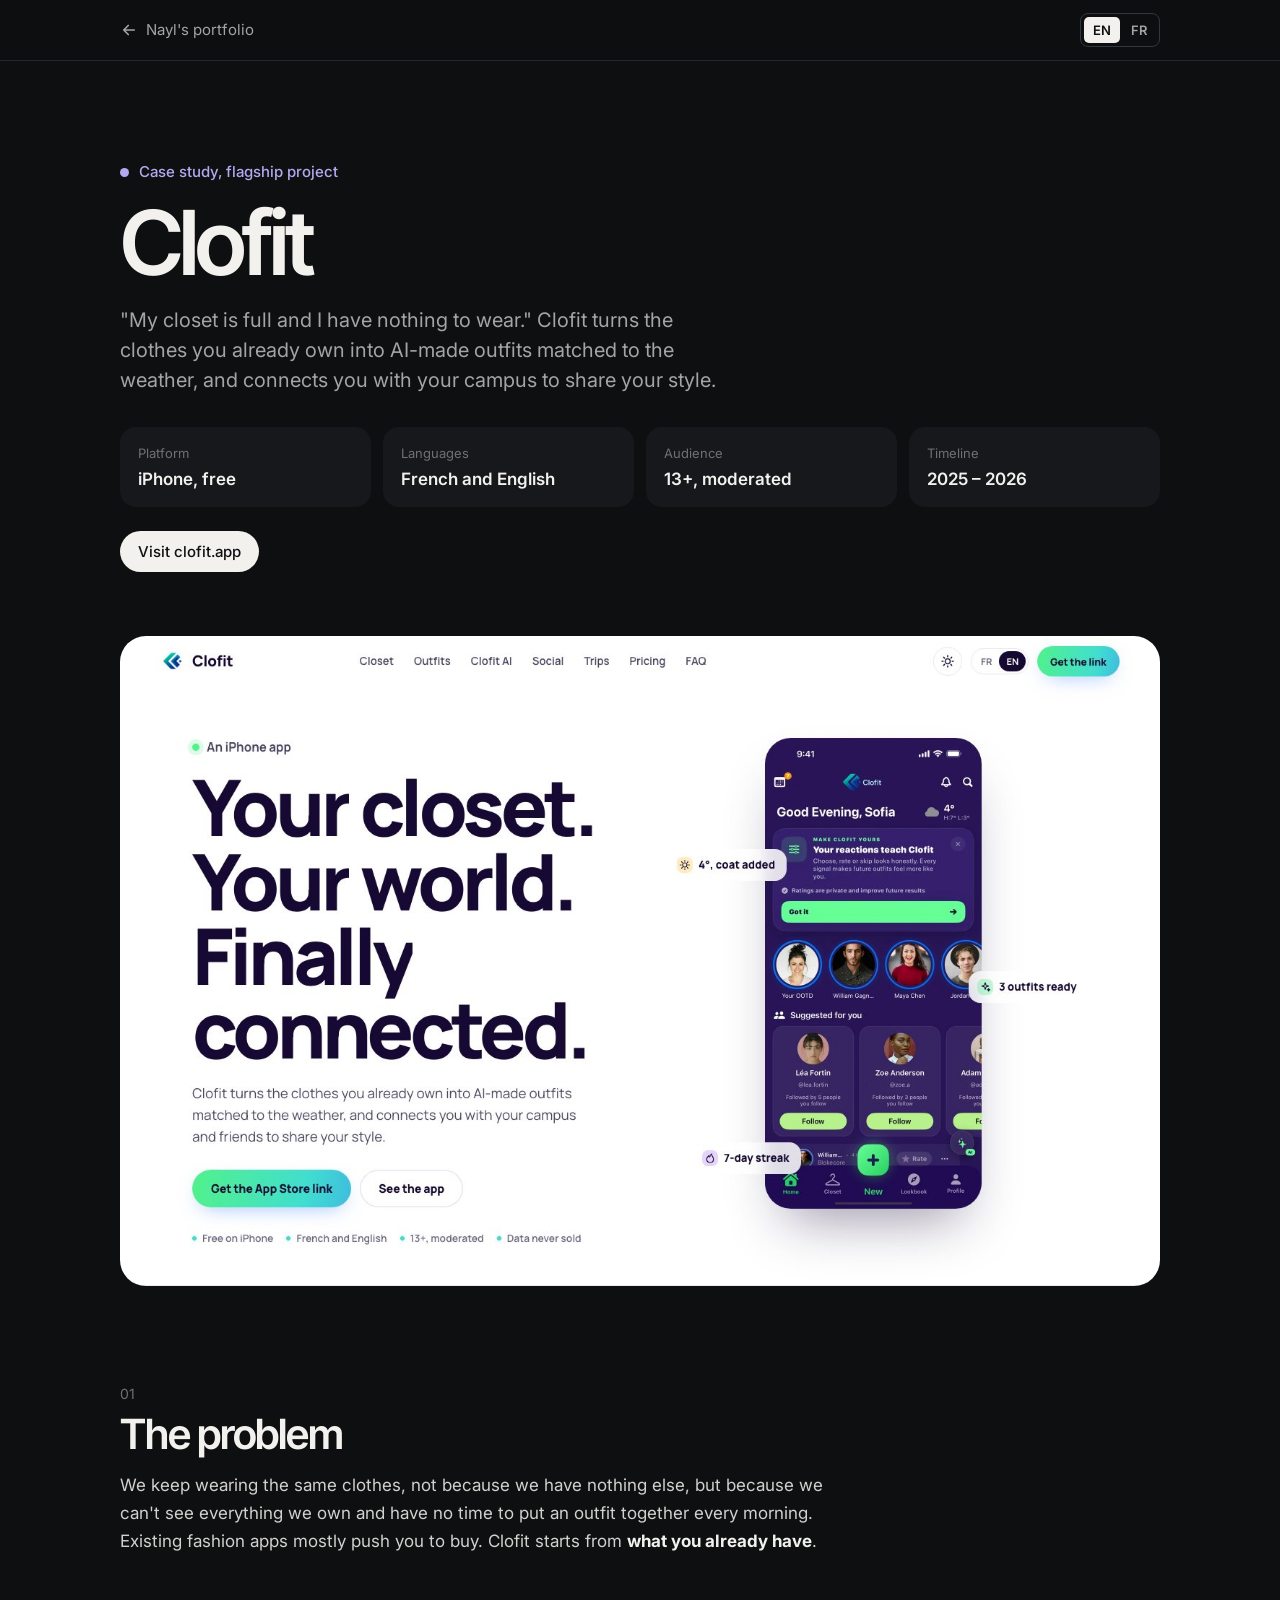
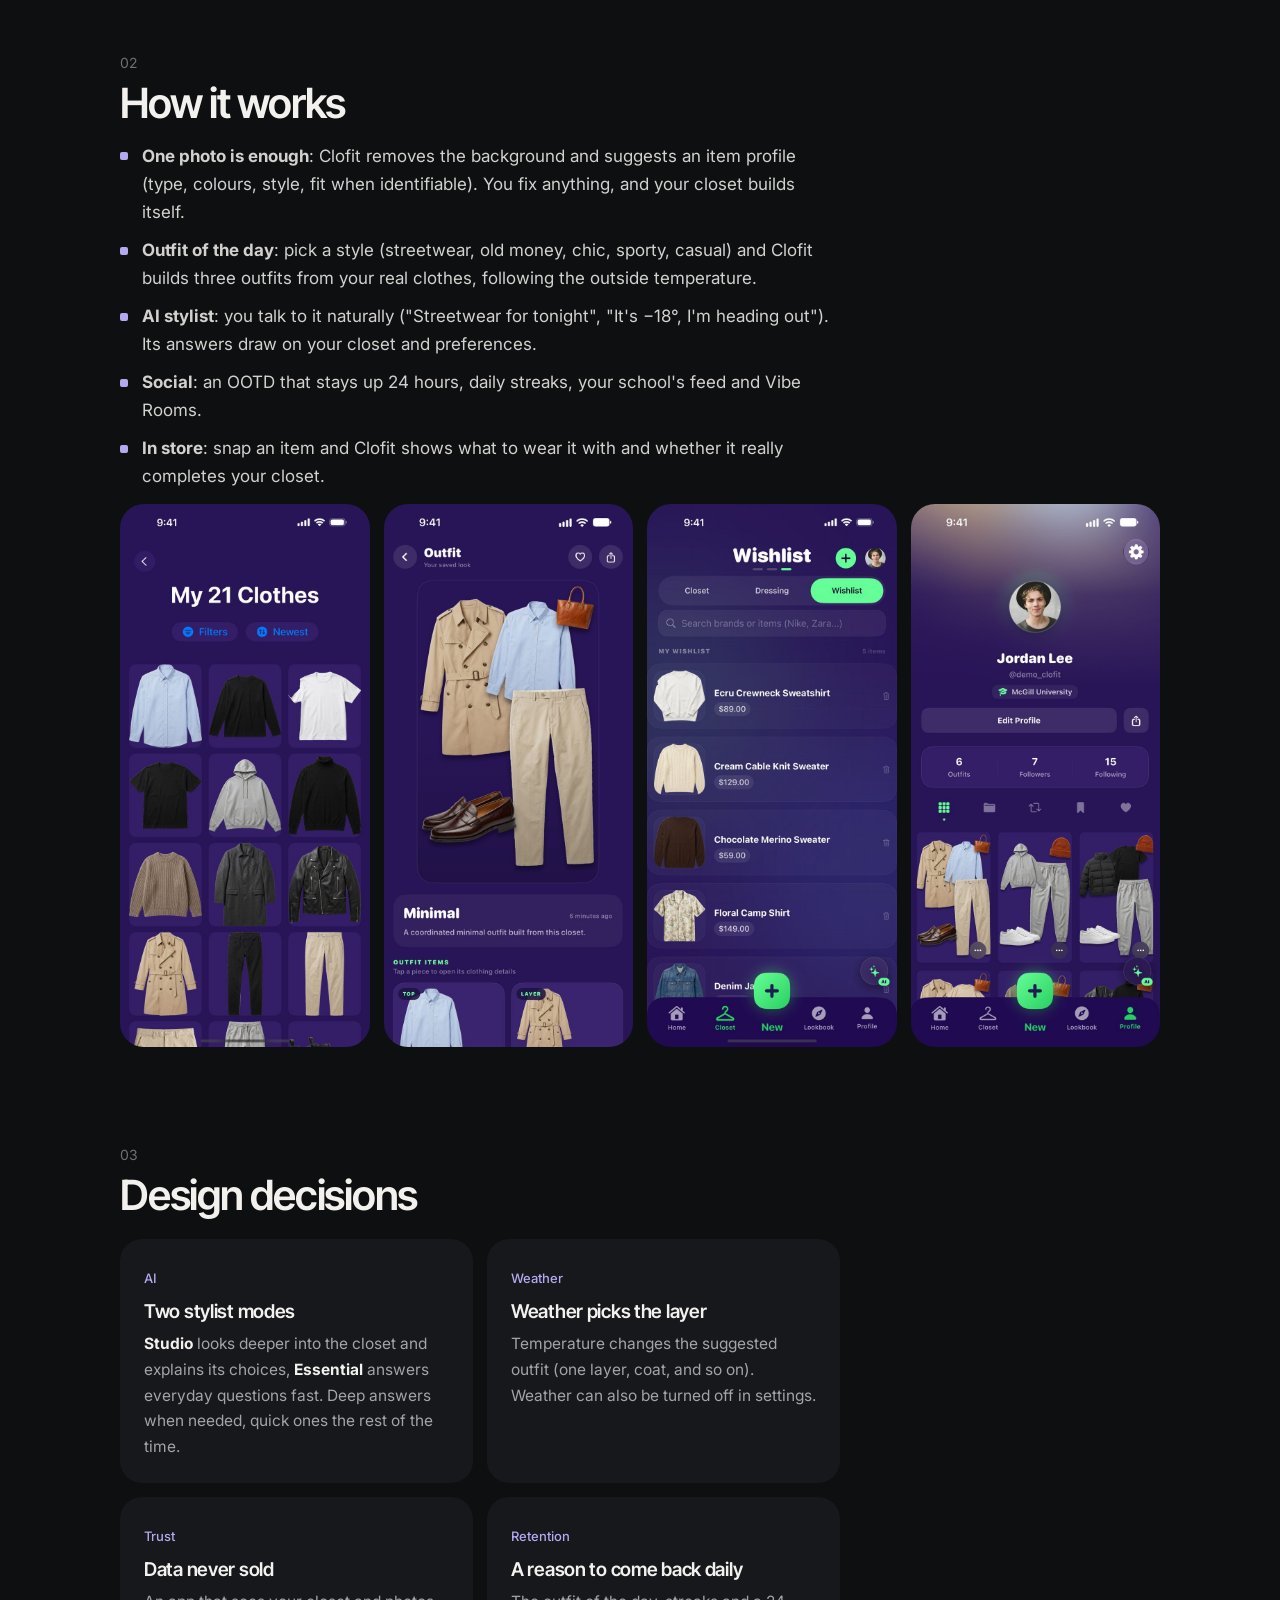
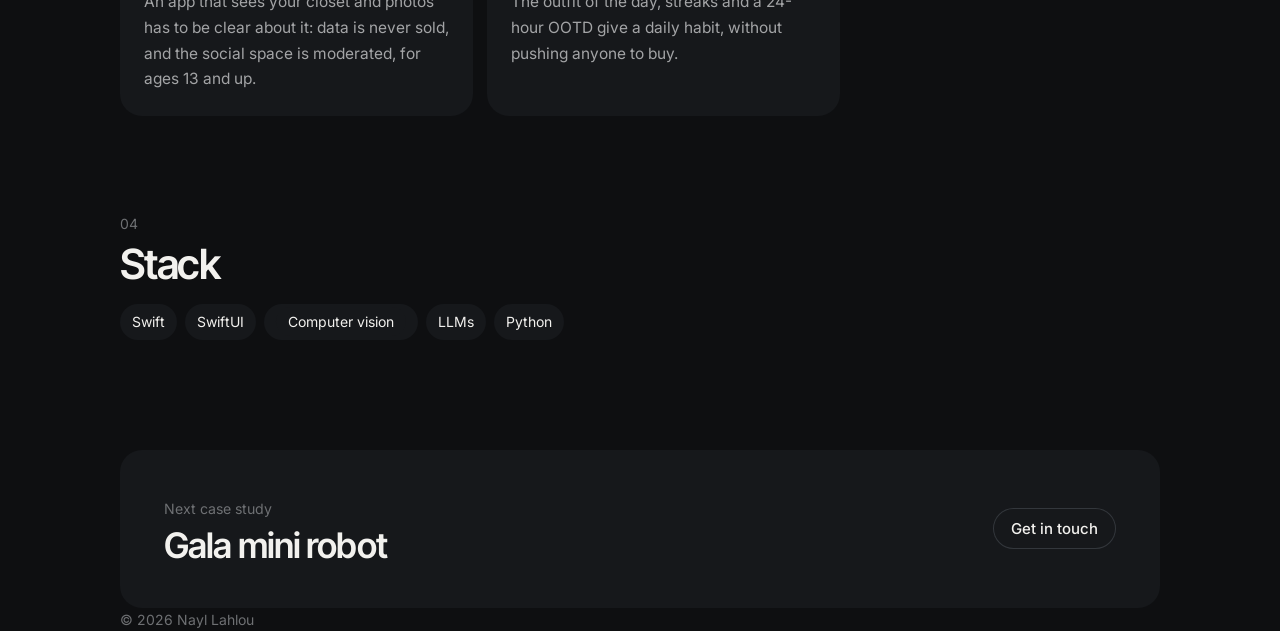
<file: projets/clofit.html>
<!DOCTYPE html>
<html lang="en">
<head>
  <meta charset="UTF-8">
  <meta name="viewport" content="width=device-width, initial-scale=1.0">
  <title>Clofit | Nayl Lahlou</title>
  <meta name="description" content="Case study: Clofit, an iPhone app that turns the clothes you own into AI-made outfits matched to the weather.">
  <meta name="theme-color" content="#0E0F11">
  <meta property="og:title" content="Clofit | Nayl Lahlou">
  <meta property="og:description" content="Case study: Clofit, an iPhone app that turns the clothes you own into AI-made outfits matched to the weather.">
  <meta property="og:image" content="https://nayl.ca/assets/img/clofit/site-hero.jpg">
  <meta property="og:url" content="https://nayl.ca/projets/clofit.html">
  <link rel="canonical" href="https://nayl.ca/projets/clofit.html">
  <meta name="twitter:card" content="summary_large_image">
  <link rel="icon" href="data:image/svg+xml,%3Csvg xmlns='http://www.w3.org/2000/svg' viewBox='0 0 32 32'%3E%3Crect width='32' height='32' rx='7' fill='%23F2F1EE'/%3E%3Crect x='10' y='10' width='12' height='12' rx='2' fill='%230E0F11'/%3E%3C/svg%3E">
  <link rel="preconnect" href="https://fonts.googleapis.com">
  <link rel="preconnect" href="https://fonts.gstatic.com" crossorigin>
  <link href="https://fonts.googleapis.com/css2?family=Inter:wght@400;500;600&family=Inter+Tight:wght@600;700&family=Fragment+Mono&display=swap" rel="stylesheet">
  <link rel="stylesheet" href="case.css">
  <script>try { var l = localStorage.getItem('language'); document.documentElement.lang = l === 'fr' ? 'fr' : (l === 'en' ? 'en' : ((navigator.language || 'en').toLowerCase().indexOf('fr') === 0 ? 'fr' : 'en')); } catch (e) {}</script>
</head>
<body style="--c: #B3A9F0">
<header class="top"><div class="wrap">
  <a class="back" href="../index.html#projects"><svg width="18" height="18" viewBox="0 0 24 24" fill="none" stroke="currentColor" stroke-width="2.2" stroke-linecap="round" stroke-linejoin="round" aria-hidden="true"><path d="M19 12H5M11 6l-6 6 6 6"/></svg><span data-lang="fr">Portfolio de Nayl</span><span data-lang="en">Nayl's portfolio</span></a>
  <div class="lang"><button data-set="en">EN</button><button data-set="fr">FR</button></div>
</div></header>
<main class="wrap">

  <section class="hero">
    <span class="kicker"><span data-lang="fr">Étude de cas, projet phare</span><span data-lang="en">Case study, flagship project</span></span>
    <h1>Clofit</h1>
    <p class="lede" data-lang="fr">« J'ai un dressing plein et rien à me mettre. » Clofit transforme les vêtements que tu possèdes déjà en tenues créées par IA, selon la météo, et te connecte à ton campus pour partager ton style.</p>
    <p class="lede" data-lang="en">"My closet is full and I have nothing to wear." Clofit turns the clothes you already own into AI-made outfits matched to the weather, and connects you with your campus to share your style.</p>
    <dl class="facts"><div><dt><span data-lang="fr">Plateforme</span><span data-lang="en">Platform</span></dt><dd><span data-lang="fr">iPhone, gratuit</span><span data-lang="en">iPhone, free</span></dd></div><div><dt><span data-lang="fr">Langues</span><span data-lang="en">Languages</span></dt><dd><span data-lang="fr">Français et anglais</span><span data-lang="en">French and English</span></dd></div><div><dt><span data-lang="fr">Public</span><span data-lang="en">Audience</span></dt><dd><span data-lang="fr">13 ans et plus, modéré</span><span data-lang="en">13+, moderated</span></dd></div><div><dt><span data-lang="fr">Période</span><span data-lang="en">Timeline</span></dt><dd><span data-lang="fr">2025 – 2026</span><span data-lang="en">2025 – 2026</span></dd></div></dl>
    <div class="actions"><a class="pill light" href="https://clofit.app" target="_blank" rel="noopener"><span data-lang="fr">Visiter clofit.app</span><span data-lang="en">Visit clofit.app</span></a></div>
  </section>
  <figure class="media"><img src="../assets/img/clofit/site-hero.jpg" alt=""></figure>

  <section class="block narrow">
    <span class="num"><span data-lang="fr">01</span><span data-lang="en">01</span></span>
    <h2><span data-lang="fr">Le problème</span><span data-lang="en">The problem</span></h2>
    <p data-lang="fr">On porte toujours les mêmes vêtements, pas parce qu'on n'en a pas d'autres, mais parce qu'on ne les voit pas tous et qu'on n'a pas le temps de composer une tenue chaque matin. Les apps de mode existantes poussent surtout à acheter. Clofit part de <strong>ce que tu as déjà</strong>.</p><p data-lang="en">We keep wearing the same clothes, not because we have nothing else, but because we can't see everything we own and have no time to put an outfit together every morning. Existing fashion apps mostly push you to buy. Clofit starts from <strong>what you already have</strong>.</p>
  </section>
  <section class="block narrow">
    <span class="num"><span data-lang="fr">02</span><span data-lang="en">02</span></span>
    <h2><span data-lang="fr">Comment ça marche</span><span data-lang="en">How it works</span></h2>
    <ul class="points" data-lang="fr"><li><strong>Une photo suffit</strong> : Clofit retire le fond et propose une fiche du vêtement (type, couleurs, style, coupe quand c'est identifiable). Tu corriges si besoin, et ton dressing se construit tout seul.</li><li><strong>Tenue du jour</strong> : choisis un style (streetwear, old money, chic, sport, casual) et Clofit compose trois tenues à partir de tes vrais vêtements, selon la température dehors.</li><li><strong>Styliste IA</strong> : tu lui parles naturellement (« Streetwear pour ce soir », « Il fait −18°, je sors »). Ses réponses s'appuient sur ton dressing et tes préférences.</li><li><strong>Social</strong> : OOTD qui reste 24 h, séries quotidiennes, fil de ton école et Vibe Rooms.</li><li><strong>En magasin</strong> : photographie un article et Clofit te dit avec quoi le porter et s'il complète vraiment ton dressing.</li></ul><ul class="points" data-lang="en"><li><strong>One photo is enough</strong>: Clofit removes the background and suggests an item profile (type, colours, style, fit when identifiable). You fix anything, and your closet builds itself.</li><li><strong>Outfit of the day</strong>: pick a style (streetwear, old money, chic, sporty, casual) and Clofit builds three outfits from your real clothes, following the outside temperature.</li><li><strong>AI stylist</strong>: you talk to it naturally ("Streetwear for tonight", "It's −18°, I'm heading out"). Its answers draw on your closet and preferences.</li><li><strong>Social</strong>: an OOTD that stays up 24 hours, daily streaks, your school's feed and Vibe Rooms.</li><li><strong>In store</strong>: snap an item and Clofit shows what to wear it with and whether it really completes your closet.</li></ul>
  </section>
  <div class="media-grid phones">
    <img src="../assets/img/clofit/app-closet.jpg" alt="">
    <img src="../assets/img/clofit/app-outfit.jpg" alt="">
    <img src="../assets/img/clofit/app-wishlist.jpg" alt="">
    <img src="../assets/img/clofit/app-profile.jpg" alt="">
  </div>

  <section class="block narrow">
    <span class="num"><span data-lang="fr">03</span><span data-lang="en">03</span></span>
    <h2><span data-lang="fr">Choix de conception</span><span data-lang="en">Design decisions</span></h2>
    <div class="cards"><div class="card"><span class="tag"><span data-lang="fr">IA</span><span data-lang="en">AI</span></span><h3><span data-lang="fr">Deux modes de styliste</span><span data-lang="en">Two stylist modes</span></h3><p data-lang="fr"><strong>Studio</strong> explore plus loin le dressing et explique ses choix, <strong>Essentiel</strong> répond vite aux questions du quotidien. Des réponses approfondies quand il le faut, rapides le reste du temps.</p><p data-lang="en"><strong>Studio</strong> looks deeper into the closet and explains its choices, <strong>Essential</strong> answers everyday questions fast. Deep answers when needed, quick ones the rest of the time.</p></div><div class="card"><span class="tag"><span data-lang="fr">Météo</span><span data-lang="en">Weather</span></span><h3><span data-lang="fr">La météo décide de la couche</span><span data-lang="en">Weather picks the layer</span></h3><p data-lang="fr">La température change la tenue proposée (une couche, manteau, etc.). On peut aussi désactiver la météo dans les réglages.</p><p data-lang="en">Temperature changes the suggested outfit (one layer, coat, and so on). Weather can also be turned off in settings.</p></div><div class="card"><span class="tag"><span data-lang="fr">Confiance</span><span data-lang="en">Trust</span></span><h3><span data-lang="fr">Données jamais vendues</span><span data-lang="en">Data never sold</span></h3><p data-lang="fr">Une app qui voit ton dressing et tes photos doit être claire là-dessus : les données ne sont jamais vendues, et l'espace social est modéré, pour les 13 ans et plus.</p><p data-lang="en">An app that sees your closet and photos has to be clear about it: data is never sold, and the social space is moderated, for ages 13 and up.</p></div><div class="card"><span class="tag"><span data-lang="fr">Rétention</span><span data-lang="en">Retention</span></span><h3><span data-lang="fr">Une raison de revenir chaque jour</span><span data-lang="en">A reason to come back daily</span></h3><p data-lang="fr">La tenue du jour, les séries et l'OOTD qui expire en 24 h donnent un rendez-vous quotidien, sans pousser à acheter.</p><p data-lang="en">The outfit of the day, streaks and a 24-hour OOTD give a daily habit, without pushing anyone to buy.</p></div></div>
  </section>
  <section class="block narrow">
    <span class="num"><span data-lang="fr">04</span><span data-lang="en">04</span></span>
    <h2><span data-lang="fr">Stack</span><span data-lang="en">Stack</span></h2>
    <div class="stack"><span>Swift</span><span>SwiftUI</span><span><span data-lang="fr">Vision par ordinateur</span><span data-lang="en">Computer vision</span></span><span>LLMs</span><span>Python</span></div>
  </section>
  <div class="next">
    <div><small><span data-lang="fr">Étude de cas suivante</span><span data-lang="en">Next case study</span></small><a class="big" href="mini-robot.html"><span data-lang="fr">Mini robot du gala</span><span data-lang="en">Gala mini robot</span></a></div>
    <a class="pill ghost" href="../index.html#contact"><span data-lang="fr">Me contacter</span><span data-lang="en">Get in touch</span></a>
  </div>
</main>
<footer class="wrap">© 2026 Nayl Lahlou</footer>
<script>
  (function () {
    function sync() { document.querySelectorAll('.lang button').forEach(function (b) { b.classList.toggle('on', b.dataset.set === document.documentElement.lang); }); }
    document.querySelectorAll('.lang button').forEach(function (b) {
      b.addEventListener('click', function () { document.documentElement.lang = b.dataset.set; try { localStorage.setItem('language', b.dataset.set); } catch (e) {} sync(); });
    });
    sync();
  })();
</script>
</body>
</html>
</file>
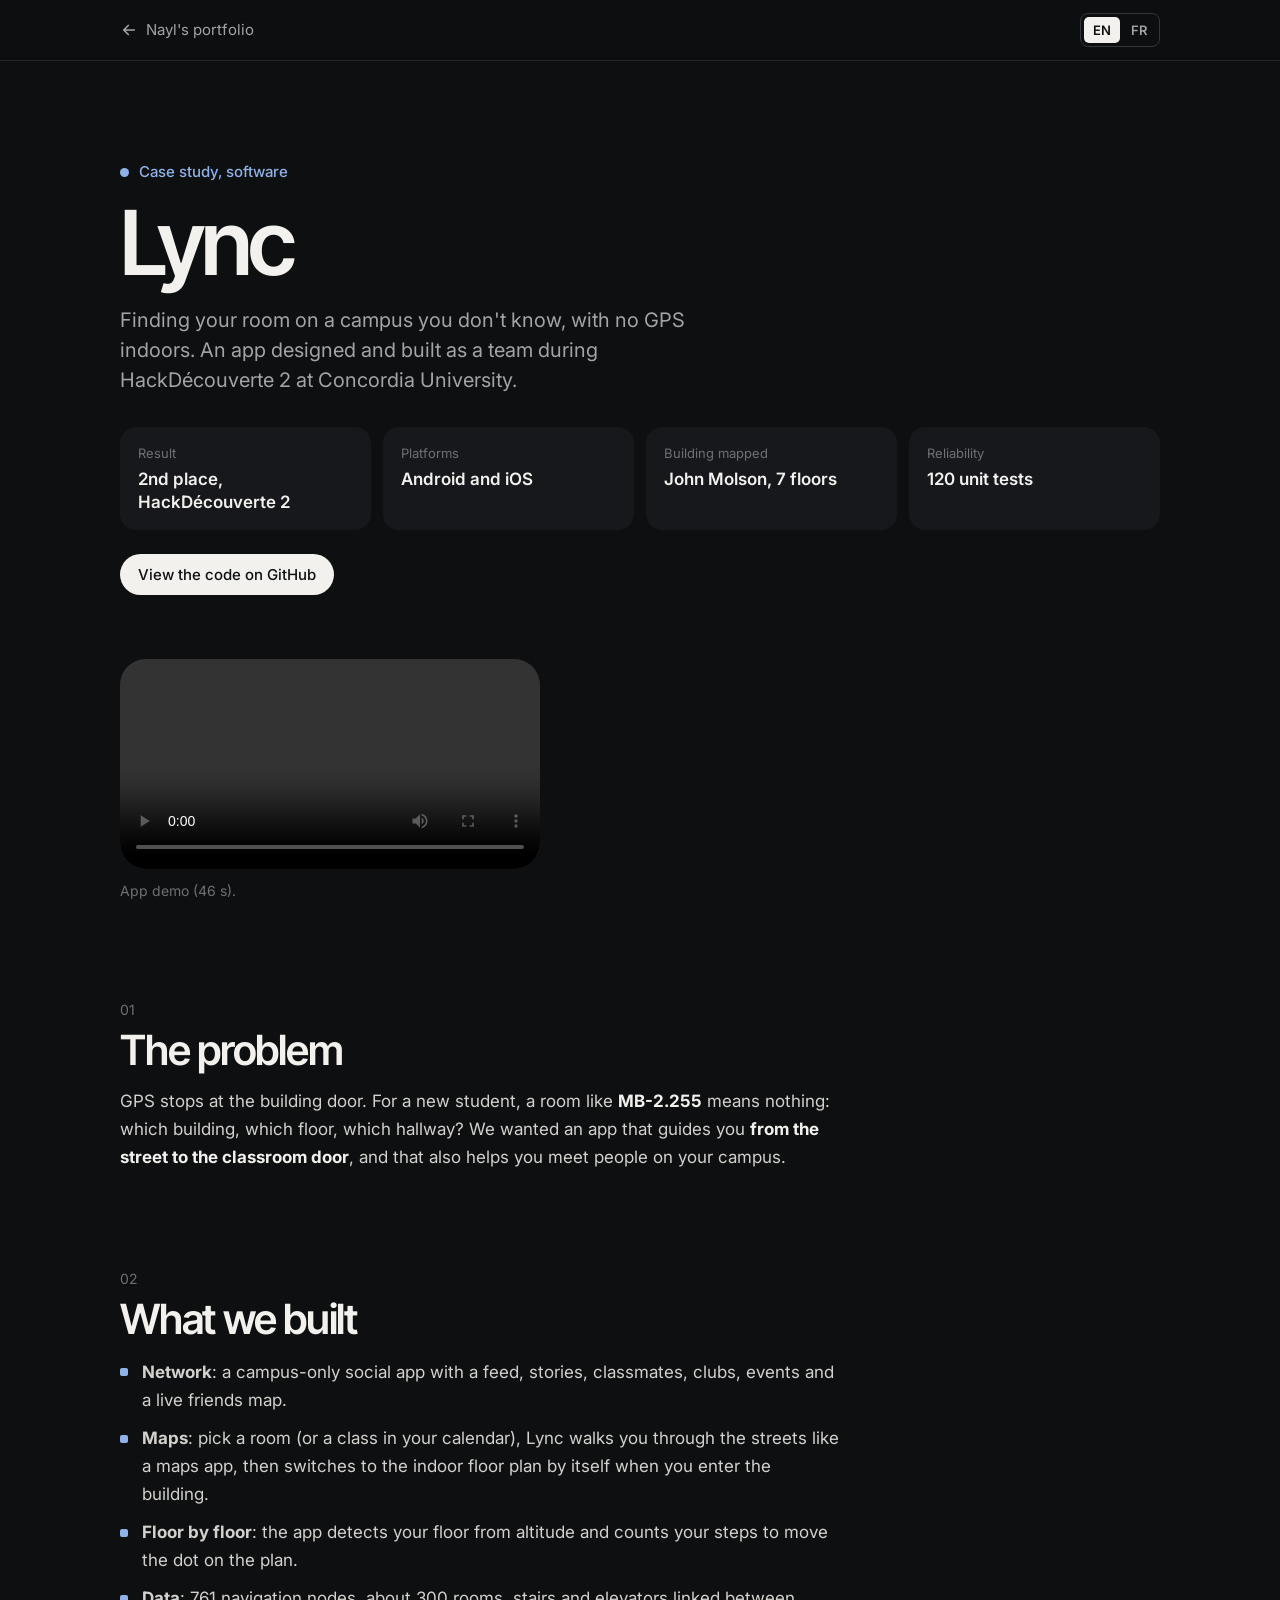
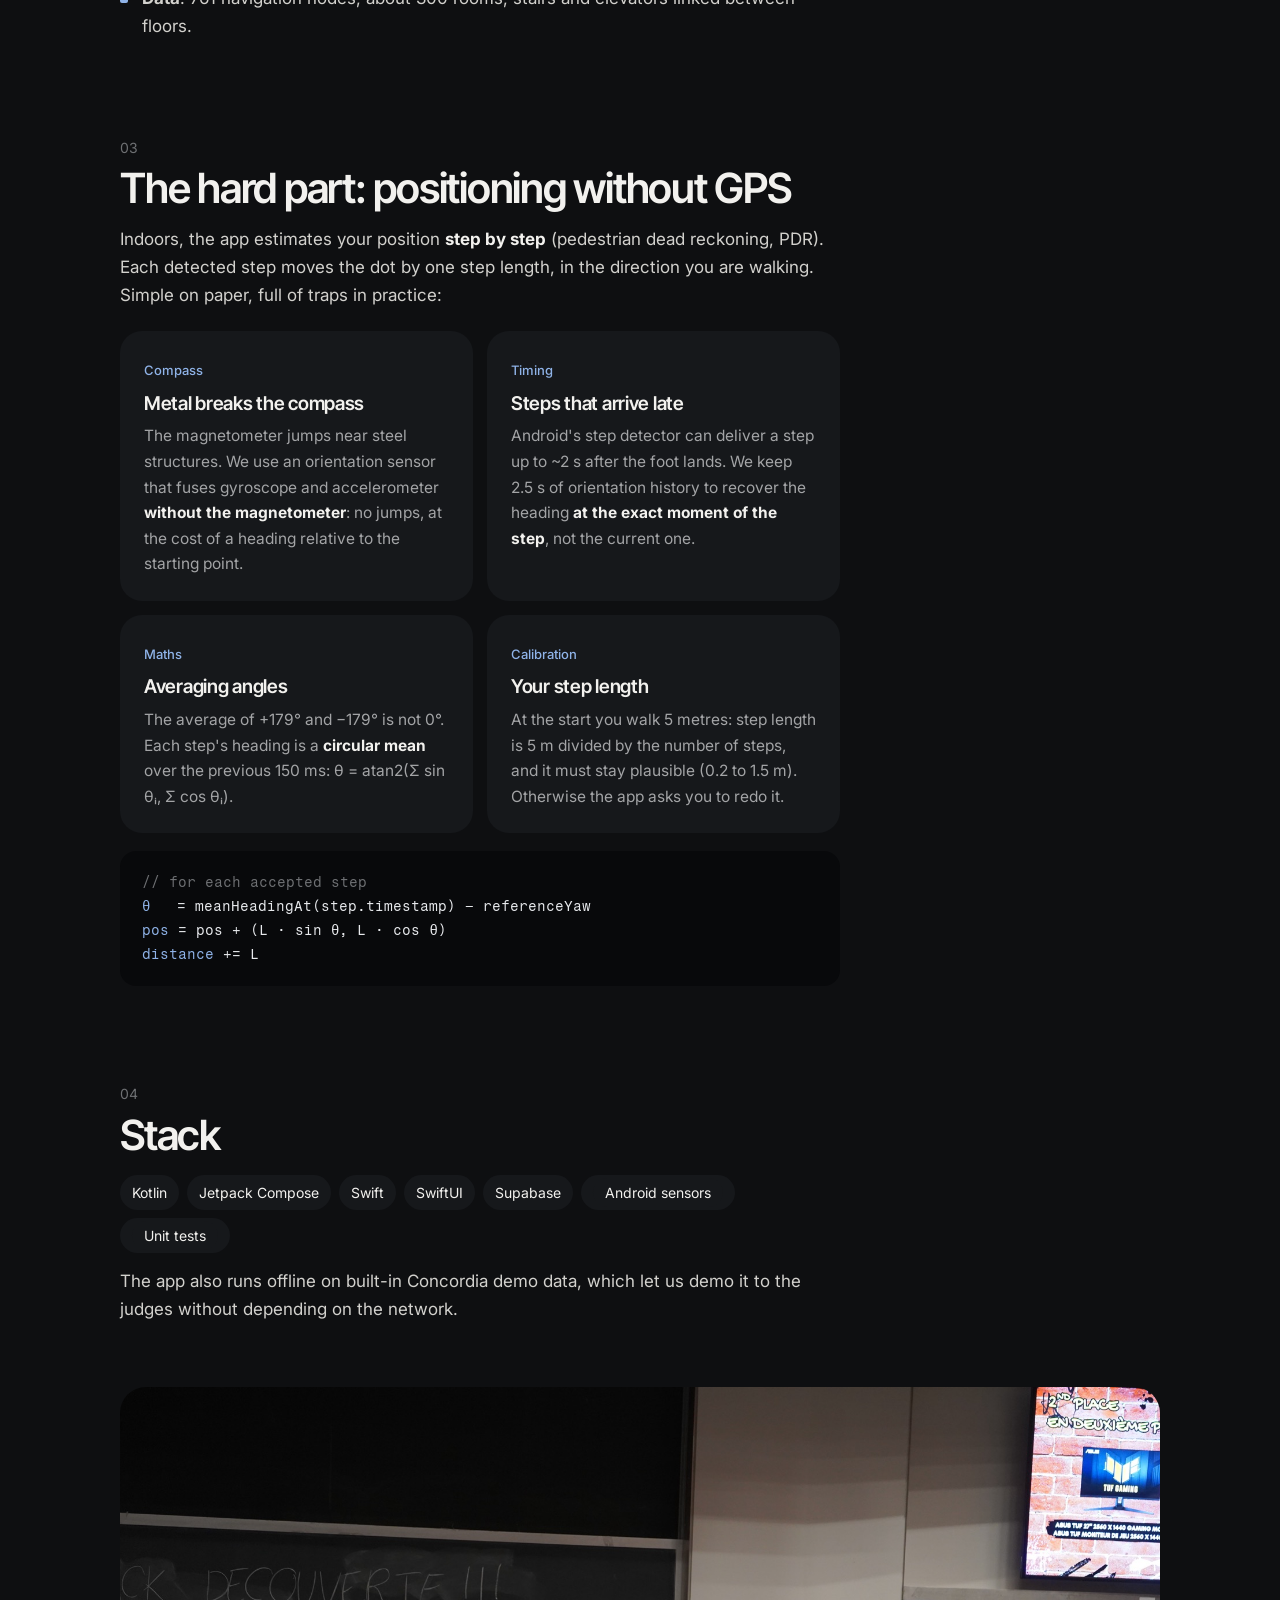
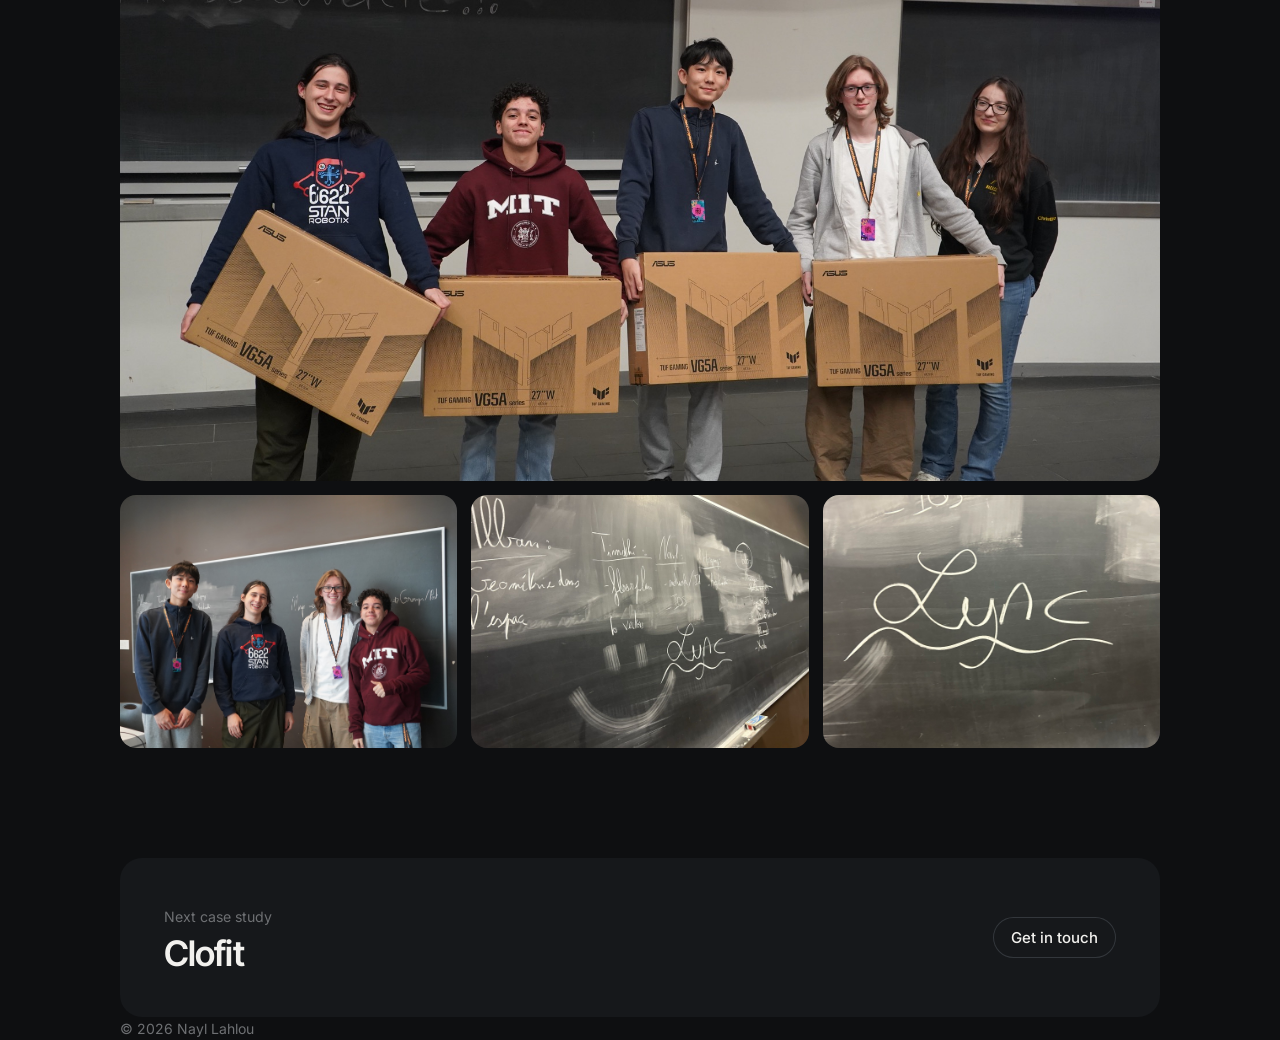
<file: projets/lync.html>
<!DOCTYPE html>
<html lang="en">
<head>
  <meta charset="UTF-8">
  <meta name="viewport" content="width=device-width, initial-scale=1.0">
  <title>Lync | Nayl Lahlou</title>
  <meta name="description" content="Case study: Lync, a campus app with door-to-door indoor navigation. 2nd place at HackDécouverte 2.">
  <meta name="theme-color" content="#0E0F11">
  <meta property="og:title" content="Lync | Nayl Lahlou">
  <meta property="og:description" content="Case study: Lync, a campus app with door-to-door indoor navigation. 2nd place at HackDécouverte 2.">
  <meta property="og:image" content="https://nayl.ca/assets/img/lync/team-2.jpg">
  <meta property="og:url" content="https://nayl.ca/projets/lync.html">
  <link rel="canonical" href="https://nayl.ca/projets/lync.html">
  <meta name="twitter:card" content="summary_large_image">
  <link rel="icon" href="data:image/svg+xml,%3Csvg xmlns='http://www.w3.org/2000/svg' viewBox='0 0 32 32'%3E%3Crect width='32' height='32' rx='7' fill='%23F2F1EE'/%3E%3Crect x='10' y='10' width='12' height='12' rx='2' fill='%230E0F11'/%3E%3C/svg%3E">
  <link rel="preconnect" href="https://fonts.googleapis.com">
  <link rel="preconnect" href="https://fonts.gstatic.com" crossorigin>
  <link href="https://fonts.googleapis.com/css2?family=Inter:wght@400;500;600&family=Inter+Tight:wght@600;700&family=Fragment+Mono&display=swap" rel="stylesheet">
  <link rel="stylesheet" href="case.css">
  <script>try { var l = localStorage.getItem('language'); document.documentElement.lang = l === 'fr' ? 'fr' : (l === 'en' ? 'en' : ((navigator.language || 'en').toLowerCase().indexOf('fr') === 0 ? 'fr' : 'en')); } catch (e) {}</script>
</head>
<body style="--c: var(--sw)">
<header class="top"><div class="wrap">
  <a class="back" href="../index.html#projects"><svg width="18" height="18" viewBox="0 0 24 24" fill="none" stroke="currentColor" stroke-width="2.2" stroke-linecap="round" stroke-linejoin="round" aria-hidden="true"><path d="M19 12H5M11 6l-6 6 6 6"/></svg><span data-lang="fr">Portfolio de Nayl</span><span data-lang="en">Nayl's portfolio</span></a>
  <div class="lang"><button data-set="en">EN</button><button data-set="fr">FR</button></div>
</div></header>
<main class="wrap">

  <section class="hero">
    <span class="kicker"><span data-lang="fr">Étude de cas, logiciel</span><span data-lang="en">Case study, software</span></span>
    <h1>Lync</h1>
    <p class="lede" data-lang="fr">Trouver sa salle sur un campus qu'on ne connaît pas, sans GPS à l'intérieur. Une app conçue et construite en équipe pendant HackDécouverte 2, à l'Université Concordia.</p>
    <p class="lede" data-lang="en">Finding your room on a campus you don't know, with no GPS indoors. An app designed and built as a team during HackDécouverte 2 at Concordia University.</p>
    <dl class="facts"><div><dt><span data-lang="fr">Résultat</span><span data-lang="en">Result</span></dt><dd><span data-lang="fr">2e place, HackDécouverte 2</span><span data-lang="en">2nd place, HackDécouverte 2</span></dd></div><div><dt><span data-lang="fr">Plateformes</span><span data-lang="en">Platforms</span></dt><dd><span data-lang="fr">Android et iOS</span><span data-lang="en">Android and iOS</span></dd></div><div><dt><span data-lang="fr">Bâtiment cartographié</span><span data-lang="en">Building mapped</span></dt><dd><span data-lang="fr">John Molson, 7 étages</span><span data-lang="en">John Molson, 7 floors</span></dd></div><div><dt><span data-lang="fr">Fiabilité</span><span data-lang="en">Reliability</span></dt><dd><span data-lang="fr">120 tests unitaires</span><span data-lang="en">120 unit tests</span></dd></div></dl>
    <div class="actions"><a class="pill light" href="https://github.com/floragel/HackDecouverte2" target="_blank" rel="noopener"><span data-lang="fr">Voir le code sur GitHub</span><span data-lang="en">View the code on GitHub</span></a></div>
  </section>
  <figure class="media" style="max-width:420px"><video src="../assets/img/lync/demo.mp4" controls playsinline preload="metadata"></video></figure>
  <figcaption><span data-lang="fr">Démo de l’app (46 s).</span><span data-lang="en">App demo (46 s).</span></figcaption>

  <section class="block narrow">
    <span class="num"><span data-lang="fr">01</span><span data-lang="en">01</span></span>
    <h2><span data-lang="fr">Le problème</span><span data-lang="en">The problem</span></h2>
    <p data-lang="fr">Le GPS s'arrête à la porte des bâtiments. Pour un nouvel étudiant, une salle comme <strong>MB-2.255</strong> ne veut rien dire : quel bâtiment, quel étage, quel couloir ? On voulait une app qui guide <strong>de la rue jusqu'à la porte de la salle</strong>, et qui serve aussi à rencontrer les gens de son campus.</p><p data-lang="en">GPS stops at the building door. For a new student, a room like <strong>MB-2.255</strong> means nothing: which building, which floor, which hallway? We wanted an app that guides you <strong>from the street to the classroom door</strong>, and that also helps you meet people on your campus.</p>
  </section>
  <section class="block narrow">
    <span class="num"><span data-lang="fr">02</span><span data-lang="en">02</span></span>
    <h2><span data-lang="fr">Ce qu'on a construit</span><span data-lang="en">What we built</span></h2>
    <ul class="points" data-lang="fr"><li><strong>Réseau</strong> : un réseau social réservé au campus avec fil, stories, camarades, clubs, événements et carte des amis en direct.</li><li><strong>Cartes</strong> : tu choisis une salle (ou un cours dans ton calendrier), Lync te guide dans les rues comme une app de cartes, puis passe tout seul au plan intérieur quand tu entres dans le bâtiment.</li><li><strong>Étage par étage</strong> : l'app détecte l'étage par l'altitude et compte tes pas pour avancer le point sur le plan.</li><li><strong>Données</strong> : 761 points de navigation, environ 300 salles, escaliers et ascenseurs reliés entre les étages.</li></ul><ul class="points" data-lang="en"><li><strong>Network</strong>: a campus-only social app with a feed, stories, classmates, clubs, events and a live friends map.</li><li><strong>Maps</strong>: pick a room (or a class in your calendar), Lync walks you through the streets like a maps app, then switches to the indoor floor plan by itself when you enter the building.</li><li><strong>Floor by floor</strong>: the app detects your floor from altitude and counts your steps to move the dot on the plan.</li><li><strong>Data</strong>: 761 navigation nodes, about 300 rooms, stairs and elevators linked between floors.</li></ul>
  </section>
  <section class="block narrow">
    <span class="num"><span data-lang="fr">03</span><span data-lang="en">03</span></span>
    <h2><span data-lang="fr">Le défi technique : se repérer sans GPS</span><span data-lang="en">The hard part: positioning without GPS</span></h2>
    <p data-lang="fr">À l'intérieur, l'app estime ta position <strong>pas à pas</strong> (navigation à l'estime, ou PDR). Chaque pas détecté fait avancer le point d'une longueur de pas, dans la direction où tu marches. Simple sur le papier, plein de pièges en vrai :</p><p data-lang="en">Indoors, the app estimates your position <strong>step by step</strong> (pedestrian dead reckoning, PDR). Each detected step moves the dot by one step length, in the direction you are walking. Simple on paper, full of traps in practice:</p><div class="cards"><div class="card"><span class="tag"><span data-lang="fr">Boussole</span><span data-lang="en">Compass</span></span><h3><span data-lang="fr">Le métal fausse le nord</span><span data-lang="en">Metal breaks the compass</span></h3><p data-lang="fr">Le magnétomètre saute près des structures en acier. On utilise un capteur d'orientation qui fusionne gyroscope et accéléromètre <strong>sans magnétomètre</strong> : pas de sauts, au prix d'un cap relatif au point de départ.</p><p data-lang="en">The magnetometer jumps near steel structures. We use an orientation sensor that fuses gyroscope and accelerometer <strong>without the magnetometer</strong>: no jumps, at the cost of a heading relative to the starting point.</p></div><div class="card"><span class="tag"><span data-lang="fr">Temps</span><span data-lang="en">Timing</span></span><h3><span data-lang="fr">Des pas qui arrivent en retard</span><span data-lang="en">Steps that arrive late</span></h3><p data-lang="fr">Le détecteur de pas d'Android peut livrer un pas jusqu'à ~2 s après le contact du pied. On garde 2,5 s d'historique d'orientation pour retrouver le cap <strong>au moment exact du pas</strong>, pas le cap actuel.</p><p data-lang="en">Android's step detector can deliver a step up to ~2 s after the foot lands. We keep 2.5 s of orientation history to recover the heading <strong>at the exact moment of the step</strong>, not the current one.</p></div><div class="card"><span class="tag"><span data-lang="fr">Maths</span><span data-lang="en">Maths</span></span><h3><span data-lang="fr">Moyenner des angles</span><span data-lang="en">Averaging angles</span></h3><p data-lang="fr">La moyenne de +179° et −179° n'est pas 0°. Le cap de chaque pas est une <strong>moyenne circulaire</strong> sur les 150 ms qui précèdent : θ = atan2(Σ sin θᵢ, Σ cos θᵢ).</p><p data-lang="en">The average of +179° and −179° is not 0°. Each step's heading is a <strong>circular mean</strong> over the previous 150 ms: θ = atan2(Σ sin θᵢ, Σ cos θᵢ).</p></div><div class="card"><span class="tag"><span data-lang="fr">Calibration</span><span data-lang="en">Calibration</span></span><h3><span data-lang="fr">Ta longueur de pas</span><span data-lang="en">Your step length</span></h3><p data-lang="fr">Au départ, tu marches 5 mètres : la longueur de pas vaut 5 m divisés par le nombre de pas, et elle doit rester plausible (entre 0,2 et 1,5 m). Sinon l'app demande de recommencer.</p><p data-lang="en">At the start you walk 5 metres: step length is 5 m divided by the number of steps, and it must stay plausible (0.2 to 1.5 m). Otherwise the app asks you to redo it.</p></div></div><pre class="code"><span class="c">// for each accepted step</span>
<span class="k">θ</span>   = meanHeadingAt(step.timestamp) − referenceYaw
<span class="k">pos</span> = pos + (L · sin θ, L · cos θ)
<span class="k">distance</span> += L</pre>
  </section>
  <section class="block narrow">
    <span class="num"><span data-lang="fr">04</span><span data-lang="en">04</span></span>
    <h2><span data-lang="fr">Stack</span><span data-lang="en">Stack</span></h2>
    <div class="stack"><span>Kotlin</span><span>Jetpack Compose</span><span>Swift</span><span>SwiftUI</span><span>Supabase</span><span><span data-lang="fr">Capteurs Android</span><span data-lang="en">Android sensors</span></span><span><span data-lang="fr">Tests unitaires</span><span data-lang="en">Unit tests</span></span></div><p data-lang="fr">L'app fonctionne aussi hors ligne avec des données de démonstration de Concordia, ce qui a permis de la présenter au jury sans dépendre du réseau.</p><p data-lang="en">The app also runs offline on built-in Concordia demo data, which let us demo it to the judges without depending on the network.</p>
  </section>
  <figure class="media"><img src="../assets/img/lync/team-2.jpg" alt=""></figure>
  <div class="media-grid">
    <img src="../assets/img/lync/team-1.jpg" alt="">
    <img src="../assets/img/lync/photo-2.jpg" alt="">
    <img src="../assets/img/lync/photo-3.jpg" alt="">
  </div>

  <div class="next">
    <div><small><span data-lang="fr">Étude de cas suivante</span><span data-lang="en">Next case study</span></small><a class="big" href="clofit.html">Clofit</a></div>
    <a class="pill ghost" href="../index.html#contact"><span data-lang="fr">Me contacter</span><span data-lang="en">Get in touch</span></a>
  </div>
</main>
<footer class="wrap">© 2026 Nayl Lahlou</footer>
<script>
  (function () {
    function sync() { document.querySelectorAll('.lang button').forEach(function (b) { b.classList.toggle('on', b.dataset.set === document.documentElement.lang); }); }
    document.querySelectorAll('.lang button').forEach(function (b) {
      b.addEventListener('click', function () { document.documentElement.lang = b.dataset.set; try { localStorage.setItem('language', b.dataset.set); } catch (e) {} sync(); });
    });
    sync();
  })();
</script>
</body>
</html>
</file>
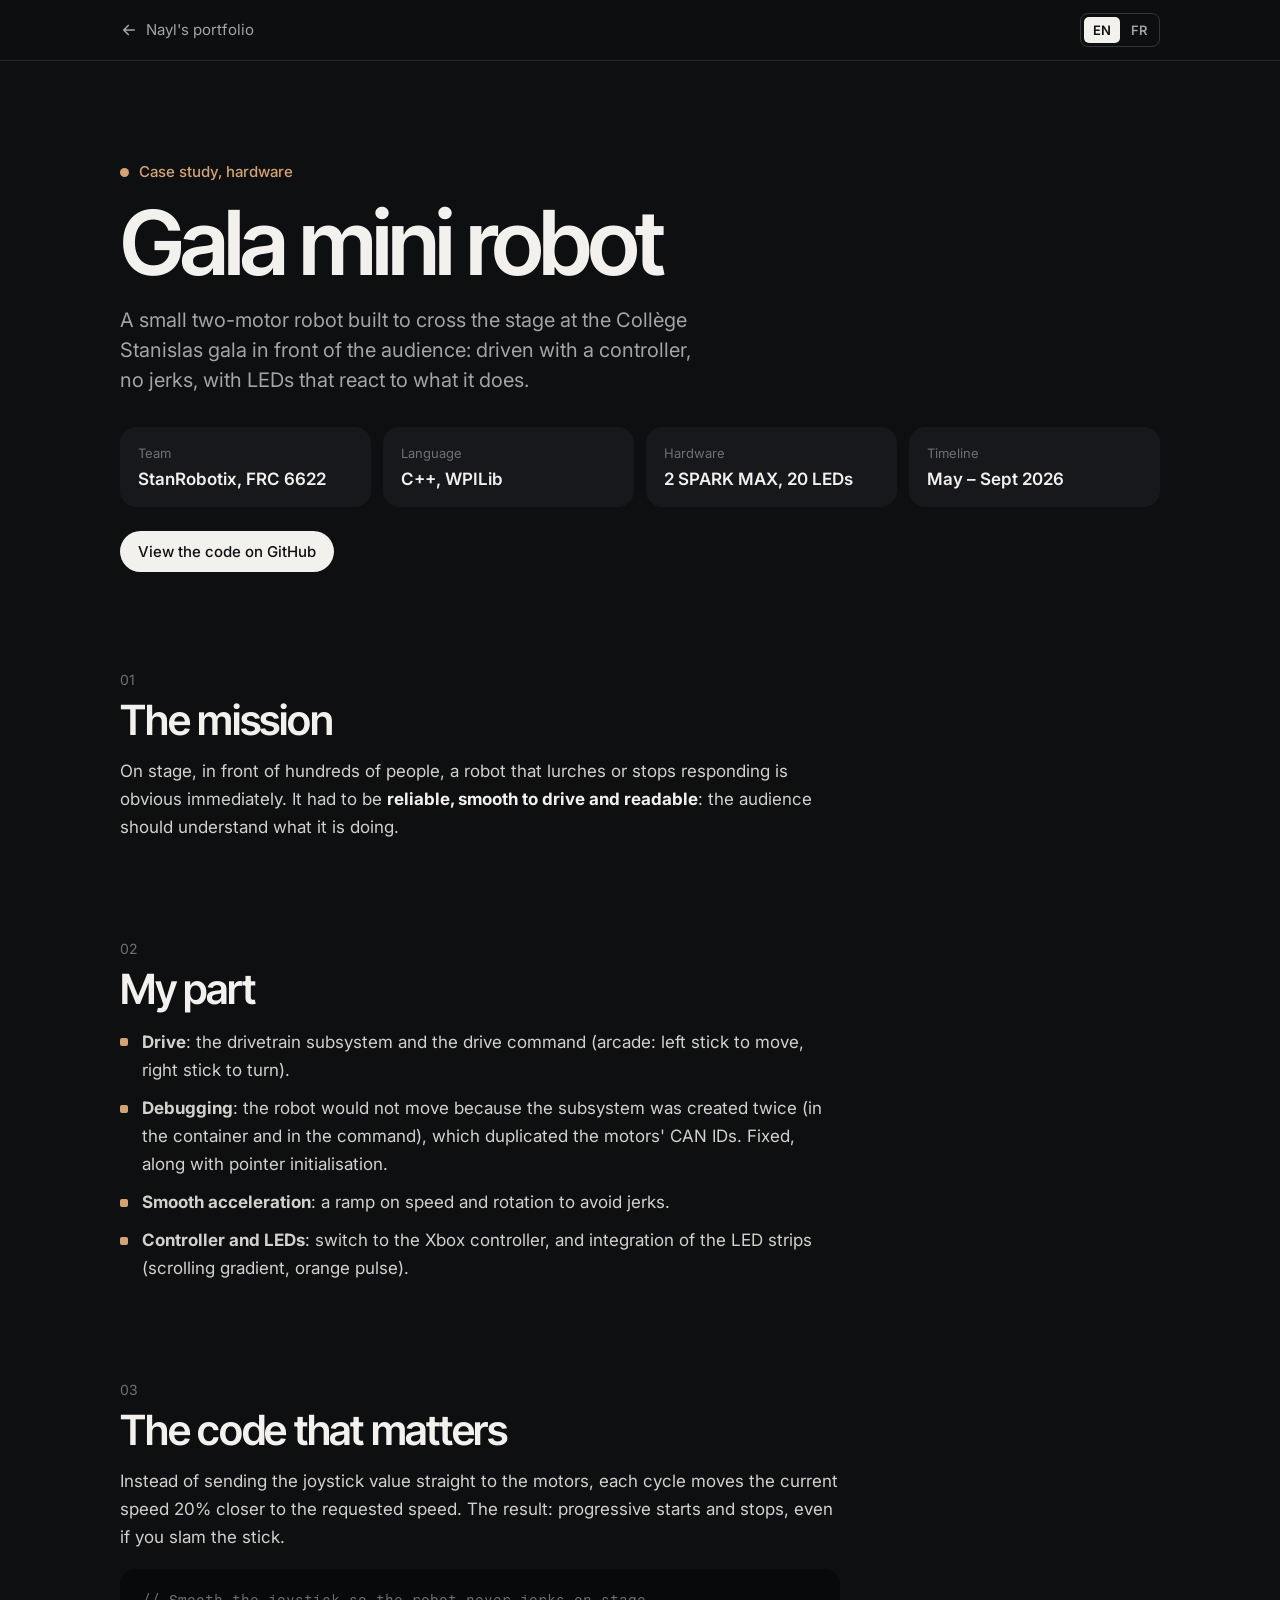
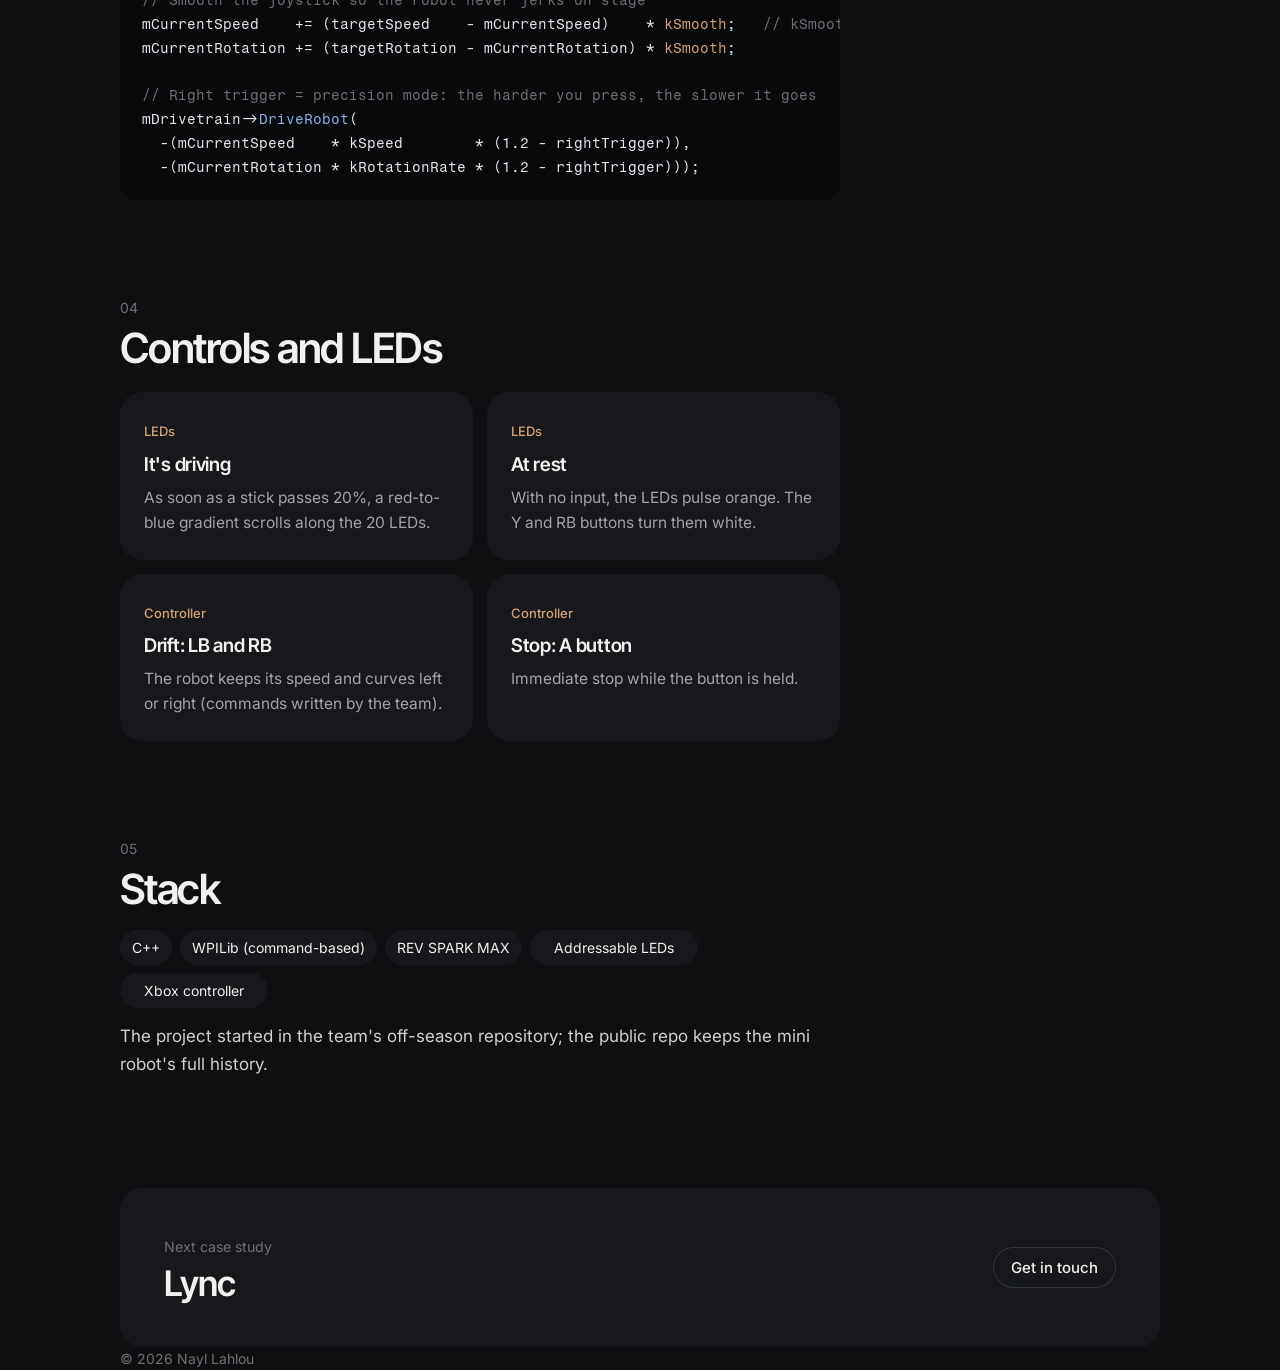
<file: projets/mini-robot.html>
<!DOCTYPE html>
<html lang="en">
<head>
  <meta charset="UTF-8">
  <meta name="viewport" content="width=device-width, initial-scale=1.0">
  <title>Gala mini robot | Nayl Lahlou</title>
  <meta name="description" content="Case study: the StanRobotix 6622 mini robot built for the Collège Stanislas gala, C++ with WPILib.">
  <meta name="theme-color" content="#0E0F11">
  <meta property="og:title" content="Gala mini robot | Nayl Lahlou">
  <meta property="og:description" content="Case study: the StanRobotix 6622 mini robot built for the Collège Stanislas gala, C++ with WPILib.">
  <meta property="og:image" content="https://nayl.ca/assets/img/hardware/frc-robot/frc-robot-6622-2025.png">
  <meta property="og:url" content="https://nayl.ca/projets/mini-robot.html">
  <link rel="canonical" href="https://nayl.ca/projets/mini-robot.html">
  <meta name="twitter:card" content="summary_large_image">
  <link rel="icon" href="data:image/svg+xml,%3Csvg xmlns='http://www.w3.org/2000/svg' viewBox='0 0 32 32'%3E%3Crect width='32' height='32' rx='7' fill='%23F2F1EE'/%3E%3Crect x='10' y='10' width='12' height='12' rx='2' fill='%230E0F11'/%3E%3C/svg%3E">
  <link rel="preconnect" href="https://fonts.googleapis.com">
  <link rel="preconnect" href="https://fonts.gstatic.com" crossorigin>
  <link href="https://fonts.googleapis.com/css2?family=Inter:wght@400;500;600&family=Inter+Tight:wght@600;700&family=Fragment+Mono&display=swap" rel="stylesheet">
  <link rel="stylesheet" href="case.css">
  <script>try { var l = localStorage.getItem('language'); document.documentElement.lang = l === 'fr' ? 'fr' : (l === 'en' ? 'en' : ((navigator.language || 'en').toLowerCase().indexOf('fr') === 0 ? 'fr' : 'en')); } catch (e) {}</script>
</head>
<body style="--c: var(--hw)">
<header class="top"><div class="wrap">
  <a class="back" href="../index.html#projects"><svg width="18" height="18" viewBox="0 0 24 24" fill="none" stroke="currentColor" stroke-width="2.2" stroke-linecap="round" stroke-linejoin="round" aria-hidden="true"><path d="M19 12H5M11 6l-6 6 6 6"/></svg><span data-lang="fr">Portfolio de Nayl</span><span data-lang="en">Nayl's portfolio</span></a>
  <div class="lang"><button data-set="en">EN</button><button data-set="fr">FR</button></div>
</div></header>
<main class="wrap">

  <section class="hero">
    <span class="kicker"><span data-lang="fr">Étude de cas, matériel</span><span data-lang="en">Case study, hardware</span></span>
    <h1><span data-lang="fr">Mini robot du gala</span><span data-lang="en">Gala mini robot</span></h1>
    <p class="lede" data-lang="fr">Un petit robot à deux moteurs pour traverser la scène du gala du Collège Stanislas devant le public : piloté à la manette, sans à-coups, avec des LEDs qui réagissent à ce qu'il fait.</p>
    <p class="lede" data-lang="en">A small two-motor robot built to cross the stage at the Collège Stanislas gala in front of the audience: driven with a controller, no jerks, with LEDs that react to what it does.</p>
    <dl class="facts"><div><dt><span data-lang="fr">Équipe</span><span data-lang="en">Team</span></dt><dd><span data-lang="fr">StanRobotix, FRC 6622</span><span data-lang="en">StanRobotix, FRC 6622</span></dd></div><div><dt><span data-lang="fr">Langage</span><span data-lang="en">Language</span></dt><dd><span data-lang="fr">C++, WPILib</span><span data-lang="en">C++, WPILib</span></dd></div><div><dt><span data-lang="fr">Matériel</span><span data-lang="en">Hardware</span></dt><dd><span data-lang="fr">2 SPARK MAX, 20 LEDs</span><span data-lang="en">2 SPARK MAX, 20 LEDs</span></dd></div><div><dt><span data-lang="fr">Période</span><span data-lang="en">Timeline</span></dt><dd><span data-lang="fr">Mai – sept. 2026</span><span data-lang="en">May – Sept 2026</span></dd></div></dl>
    <div class="actions"><a class="pill light" href="https://github.com/floragel/mini-robot" target="_blank" rel="noopener"><span data-lang="fr">Voir le code sur GitHub</span><span data-lang="en">View the code on GitHub</span></a></div>
  </section>

  <section class="block narrow">
    <span class="num"><span data-lang="fr">01</span><span data-lang="en">01</span></span>
    <h2><span data-lang="fr">La mission</span><span data-lang="en">The mission</span></h2>
    <p data-lang="fr">Sur une scène, devant des centaines de personnes, un robot qui donne un coup brusque ou qui ne répond plus, ça se voit tout de suite. Il fallait un robot <strong>fiable, doux à piloter et lisible</strong> : le public doit comprendre ce qu'il fait.</p><p data-lang="en">On stage, in front of hundreds of people, a robot that lurches or stops responding is obvious immediately. It had to be <strong>reliable, smooth to drive and readable</strong>: the audience should understand what it is doing.</p>
  </section>
  <section class="block narrow">
    <span class="num"><span data-lang="fr">02</span><span data-lang="en">02</span></span>
    <h2><span data-lang="fr">Ma part</span><span data-lang="en">My part</span></h2>
    <ul class="points" data-lang="fr"><li><strong>Conduite</strong> : le sous-système de transmission et la commande de pilotage (arcade : stick gauche pour avancer, stick droit pour tourner).</li><li><strong>Débogage</strong> : le robot ne bougeait pas parce que le sous-système était créé deux fois (dans le conteneur et dans la commande), ce qui dupliquait les CAN ID des moteurs. Corrigé, avec l'initialisation des pointeurs.</li><li><strong>Accélération douce</strong> : une rampe sur la vitesse et la rotation pour éviter les à-coups.</li><li><strong>Manette et LEDs</strong> : passage à la manette Xbox, et intégration des bandes de LEDs (dégradé qui défile, pulsation orange).</li></ul><ul class="points" data-lang="en"><li><strong>Drive</strong>: the drivetrain subsystem and the drive command (arcade: left stick to move, right stick to turn).</li><li><strong>Debugging</strong>: the robot would not move because the subsystem was created twice (in the container and in the command), which duplicated the motors' CAN IDs. Fixed, along with pointer initialisation.</li><li><strong>Smooth acceleration</strong>: a ramp on speed and rotation to avoid jerks.</li><li><strong>Controller and LEDs</strong>: switch to the Xbox controller, and integration of the LED strips (scrolling gradient, orange pulse).</li></ul>
  </section>
  <section class="block narrow">
    <span class="num"><span data-lang="fr">03</span><span data-lang="en">03</span></span>
    <h2><span data-lang="fr">Le code qui compte</span><span data-lang="en">The code that matters</span></h2>
    <p data-lang="fr">Au lieu d'envoyer directement la valeur du joystick aux moteurs, chaque cycle rapproche la vitesse actuelle de la vitesse demandée de 20 %. Le résultat : un démarrage et un arrêt progressifs, même si on pousse le stick d'un coup.</p><p data-lang="en">Instead of sending the joystick value straight to the motors, each cycle moves the current speed 20% closer to the requested speed. The result: progressive starts and stops, even if you slam the stick.</p><pre class="code"><span class="c">// Smooth the joystick so the robot never jerks on stage</span>
mCurrentSpeed    += (targetSpeed    - mCurrentSpeed)    * <span class="n">kSmooth</span>;   <span class="c">// kSmooth = 0.2</span>
mCurrentRotation += (targetRotation - mCurrentRotation) * <span class="n">kSmooth</span>;

<span class="c">// Right trigger = precision mode: the harder you press, the slower it goes</span>
mDrivetrain-&gt;<span class="k">DriveRobot</span>(
  -(mCurrentSpeed    * kSpeed        * (1.2 - rightTrigger)),
  -(mCurrentRotation * kRotationRate * (1.2 - rightTrigger)));</pre>
  </section>
  <section class="block narrow">
    <span class="num"><span data-lang="fr">04</span><span data-lang="en">04</span></span>
    <h2><span data-lang="fr">Commandes et LEDs</span><span data-lang="en">Controls and LEDs</span></h2>
    <div class="cards"><div class="card"><span class="tag"><span data-lang="fr">LEDs</span><span data-lang="en">LEDs</span></span><h3><span data-lang="fr">Il roule</span><span data-lang="en">It's driving</span></h3><p data-lang="fr">Dès qu'un stick dépasse 20 %, un dégradé rouge vers bleu défile sur les 20 LEDs.</p><p data-lang="en">As soon as a stick passes 20%, a red-to-blue gradient scrolls along the 20 LEDs.</p></div><div class="card"><span class="tag"><span data-lang="fr">LEDs</span><span data-lang="en">LEDs</span></span><h3><span data-lang="fr">Au repos</span><span data-lang="en">At rest</span></h3><p data-lang="fr">Sans commande, les LEDs font une pulsation orange. Les boutons Y et RB les passent au blanc.</p><p data-lang="en">With no input, the LEDs pulse orange. The Y and RB buttons turn them white.</p></div><div class="card"><span class="tag"><span data-lang="fr">Manette</span><span data-lang="en">Controller</span></span><h3><span data-lang="fr">Drift : LB et RB</span><span data-lang="en">Drift: LB and RB</span></h3><p data-lang="fr">Le robot garde sa vitesse et part en courbe à gauche ou à droite (commandes écrites par l'équipe).</p><p data-lang="en">The robot keeps its speed and curves left or right (commands written by the team).</p></div><div class="card"><span class="tag"><span data-lang="fr">Manette</span><span data-lang="en">Controller</span></span><h3><span data-lang="fr">Arrêt : bouton A</span><span data-lang="en">Stop: A button</span></h3><p data-lang="fr">Arrêt immédiat du robot tant que le bouton est maintenu.</p><p data-lang="en">Immediate stop while the button is held.</p></div></div>
  </section>
  <section class="block narrow">
    <span class="num"><span data-lang="fr">05</span><span data-lang="en">05</span></span>
    <h2><span data-lang="fr">Stack</span><span data-lang="en">Stack</span></h2>
    <div class="stack"><span>C++</span><span>WPILib (command-based)</span><span>REV SPARK MAX</span><span><span data-lang="fr">LEDs adressables</span><span data-lang="en">Addressable LEDs</span></span><span><span data-lang="fr">Manette Xbox</span><span data-lang="en">Xbox controller</span></span></div><p data-lang="fr">Le projet est né dans le dépôt hors saison de l'équipe ; le dépôt public garde tout l'historique du mini robot.</p><p data-lang="en">The project started in the team's off-season repository; the public repo keeps the mini robot's full history.</p>
  </section>
  <div class="next">
    <div><small><span data-lang="fr">Étude de cas suivante</span><span data-lang="en">Next case study</span></small><a class="big" href="lync.html">Lync</a></div>
    <a class="pill ghost" href="../index.html#contact"><span data-lang="fr">Me contacter</span><span data-lang="en">Get in touch</span></a>
  </div>
</main>
<footer class="wrap">© 2026 Nayl Lahlou</footer>
<script>
  (function () {
    function sync() { document.querySelectorAll('.lang button').forEach(function (b) { b.classList.toggle('on', b.dataset.set === document.documentElement.lang); }); }
    document.querySelectorAll('.lang button').forEach(function (b) {
      b.addEventListener('click', function () { document.documentElement.lang = b.dataset.set; try { localStorage.setItem('language', b.dataset.set); } catch (e) {} sync(); });
    });
    sync();
  })();
</script>
</body>
</html>
</file>
<file: projets/case.css>
/* Case study pages — same system as the home page (Studio × Établi) */
:root {
  --bg: #0E0F11; --bg-2: #16181B; --bg-3: #1D2024; --line: #24272B; --line-2: #33373C;
  --ink: #F2F1EE; --ink-dim: #A3A4A6; --ink-3: #6E7073;
  --sw: #8FB3E8; --hw: #D4A373; --paper: #F4F3EF; --paper-ink: #151618;
  --font: 'Inter', system-ui, sans-serif; --disp: 'Inter Tight', 'Inter', sans-serif; --mono: 'Fragment Mono', ui-monospace, monospace;
  --r: 22px;
}
* { margin: 0; padding: 0; box-sizing: border-box; }
html { scroll-behavior: smooth; }
body { background: var(--bg); color: var(--ink); font: 400 17px/1.65 var(--font); -webkit-font-smoothing: antialiased; }
img, video { display: block; max-width: 100%; }
a { color: inherit; }
:focus-visible { outline: 2px solid var(--ink); outline-offset: 3px; border-radius: 4px; }
html[lang="fr"] [data-lang="en"], html[lang="en"] [data-lang="fr"] { display: none !important; }

.wrap { max-width: 1120px; margin: 0 auto; padding: 0 clamp(18px, 4vw, 40px); }
.narrow { max-width: 720px; }

.top { position: sticky; top: 0; z-index: 10; background: rgba(14,15,17,.82); backdrop-filter: blur(12px); -webkit-backdrop-filter: blur(12px); border-bottom: 1px solid var(--line); }
.top .wrap { display: flex; align-items: center; justify-content: space-between; height: 60px; gap: 16px; }
.back { display: inline-flex; align-items: center; gap: 8px; text-decoration: none; color: var(--ink-dim); font-size: .9375rem; }
.back:hover { color: var(--ink); }
.lang { display: flex; gap: 2px; padding: 3px; border: 1px solid var(--line-2); border-radius: 8px; }
.lang button { background: none; border: 0; color: var(--ink-dim); font: 600 .8125rem var(--font); padding: 5px 9px; border-radius: 5px; cursor: pointer; }
.lang button.on { background: var(--ink); color: var(--bg); }

.hero { padding: clamp(48px, 8vw, 96px) 0 0; }
.kicker { display: inline-flex; align-items: center; gap: 10px; color: var(--c, var(--sw)); font-weight: 500; font-size: .9375rem; }
.kicker::before { content: ""; width: 9px; height: 9px; border-radius: 50%; background: currentColor; }
h1 { margin-top: 14px; font: 600 clamp(2.8rem, 7vw, 5.6rem)/0.98 var(--disp); letter-spacing: -.045em; }
.lede { margin-top: 18px; max-width: 46ch; color: var(--ink-dim); font-size: 1.25rem; line-height: 1.5; }
.facts { margin-top: 32px; display: grid; grid-template-columns: repeat(4, 1fr); gap: 12px; }
.facts div { background: var(--bg-2); border-radius: 16px; padding: 16px 18px; }
.facts dt { color: var(--ink-3); font-size: .8125rem; }
.facts dd { margin-top: 4px; font-weight: 600; line-height: 1.35; }
.actions { margin-top: 24px; display: flex; flex-wrap: wrap; gap: 10px; }
.pill { display: inline-flex; align-items: center; gap: 8px; padding: 11px 18px; border-radius: 999px; font: 500 .9375rem var(--font); text-decoration: none; border: 0; }
.pill.light { background: var(--ink); color: var(--bg); }
.pill.ghost { color: var(--ink); box-shadow: inset 0 0 0 1px var(--line-2); }
.pill.ghost:hover { box-shadow: inset 0 0 0 1px var(--ink-dim); }

.media { margin-top: clamp(36px, 6vw, 64px); border-radius: 26px; overflow: hidden; background: var(--bg-2); }
.media img, .media video { width: 100%; }
.media-grid { margin-top: 14px; display: grid; grid-template-columns: repeat(3, 1fr); gap: 14px; }
.media-grid img { width: 100%; aspect-ratio: 4 / 3; object-fit: cover; border-radius: 16px; background: var(--bg-2); }
.media-grid.phones { grid-template-columns: repeat(4, 1fr); }
.media-grid.phones img { aspect-ratio: 1320 / 2868; border-radius: 24px; }
@media (max-width: 760px) { .media-grid.phones { grid-template-columns: 1fr 1fr; } }
figcaption { margin-top: 10px; color: var(--ink-3); font-size: .875rem; }

section.block { padding-top: clamp(56px, 8vw, 96px); }
.block h2 { font: 600 clamp(1.8rem, 3.6vw, 2.6rem)/1.05 var(--disp); letter-spacing: -.03em; }
.block .num { display: block; color: var(--ink-3); font-size: .875rem; margin-bottom: 8px; }
.block p { margin-top: 14px; color: #D2D1CD; max-width: 68ch; }
.block p strong { color: var(--ink); }
.block ul.points { margin-top: 16px; list-style: none; display: grid; gap: 10px; max-width: 68ch; }
.block ul.points li { position: relative; padding-left: 22px; color: #D2D1CD; }
.block ul.points li::before { content: ""; position: absolute; left: 0; top: .62em; width: 8px; height: 8px; border-radius: 2px; background: var(--c, var(--sw)); }

.cards { margin-top: 22px; display: grid; grid-template-columns: repeat(2, 1fr); gap: 14px; }
.card { background: var(--bg-2); border-radius: var(--r); padding: 24px; }
.card h3 { font: 600 1.1875rem/1.25 var(--disp); letter-spacing: -.015em; }
.card p { margin-top: 8px; font-size: .9688rem; color: var(--ink-dim); }
.card .tag { display: inline-block; margin-bottom: 10px; font-size: .8125rem; color: var(--c, var(--sw)); font-weight: 500; }

pre.code { margin-top: 18px; padding: 20px 22px; border-radius: 16px; background: #08090B; color: #E7E9EC; font: 400 .875rem/1.7 var(--mono); overflow-x: auto; }
pre.code .c { color: #6E7073; } pre.code .k { color: var(--sw); } pre.code .n { color: var(--hw); }
.formula { margin-top: 16px; padding: 14px 18px; border-radius: 12px; background: var(--bg-2); font: 400 1rem var(--mono); display: inline-block; }

.stack { margin-top: 18px; display: flex; flex-wrap: wrap; gap: 8px; }
.stack span { padding: 6px 12px; border-radius: 999px; background: var(--bg-2); font-size: .875rem; }

.next { margin: clamp(64px, 9vw, 110px) 0 0; padding: clamp(28px, 4vw, 44px); border-radius: var(--r); background: var(--bg-2); display: flex; justify-content: space-between; align-items: center; gap: 20px; flex-wrap: wrap; }
.next small { color: var(--ink-3); }
.next a.big { display: block; margin-top: 4px; font: 600 clamp(1.6rem, 3vw, 2.2rem)/1.1 var(--disp); letter-spacing: -.025em; text-decoration: none; }
footer { padding: 40px 0 56px; color: var(--ink-3); font-size: .875rem; }

@media (max-width: 760px) {
  .facts { grid-template-columns: 1fr 1fr; }
  .cards, .media-grid { grid-template-columns: 1fr; }
}
</file>
